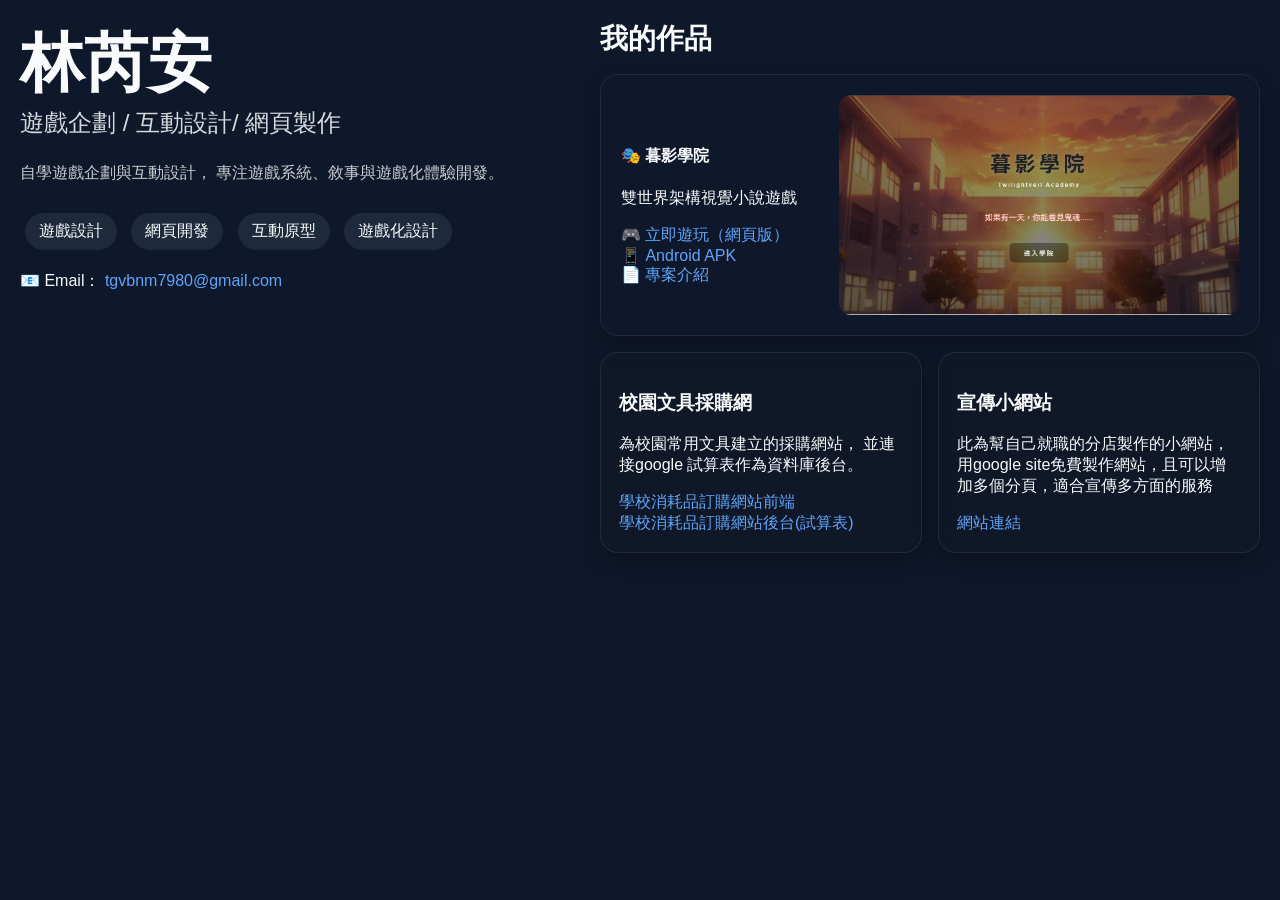
<file: index.html>
<!DOCTYPE html>
<html lang="zh-Hant-TW">
    <head>
        <meta charset="UTF-8" />
        <meta name="viewport" content="width=device-width, initial-scale=1.0" />
        <title>Spin的網站</title>
        <link rel="stylesheet" href="./index.css" />
    </head>
    <body>

    <div class="layout">

    <!-- 左側 -->
    <section class="left">

        <h1>林芮安</h1>

        <h2>遊戲企劃 / 互動設計/ 網頁製作</h2>

        <p class="intro">
        自學遊戲企劃與互動設計，
        專注遊戲系統、敘事與遊戲化體驗開發。
        </p>

        <div class="tags">
            <span>遊戲設計</span>
            <span>網頁開發</span>
            <span>互動原型</span>
            <span>遊戲化設計</span>
        </div>

        <div class="contact">
            <p>
                📧 Email：
                <a href="mailto:tgvbnm7980@gmail.com">
                    tgvbnm7980@gmail.com
                </a>
            </p>
        </div>

        <div class="video-container">
            <iframe
                src="https://www.youtube.com/embed/7vutfbOrKSk"
                title="暮影學院遊戲宣傳影片"
                allowfullscreen>
            </iframe>
        </div>
    </section>

    <!-- 右側 -->
    <section class="right">
        <h3 class="section-title">我的作品</h3>
        <div class="featured-project">

            <div class="featured-content">

                <h4>🎭 暮影學院</h4>

                <p>
                    雙世界架構視覺小說遊戲
                </p>

                <a href="https://rfcxz-0052.github.io/Twilightveil-Academy/" target="_blank" rel="noopener noreferrer">
                    🎮 立即遊玩（網頁版）
                </a><br>

                <a href="https://drive.google.com/file/d/1RyQYQTikAQfRzZrEHS1qkBNmT1TWV3gc/view?usp=sharing" target="_blank" rel="noopener noreferrer">
                    📱 Android APK
                </a><br>

                <a href="/twilight.html" target="_blank" rel="noopener noreferrer">
                    📄 專案介紹
                </a>

            </div>

            <img src="twilight.png" alt="暮影學院">

        </div>
        <div class="project-card">

            <h3>校園文具採購網</h3>

            <p>
                為校園常用文具建立的採購網站，
                並連接google 試算表作為資料庫後台。
            </p>

            <a href="https://rfcxz-0052.github.io/spin/" target="_blank" rel="noopener noreferrer">
                學校消耗品訂購網站前端
            </a><br/>

            <a href="https://docs.google.com/spreadsheets/d/1D_rGNEsvYOeB0liO6SpAZK435p0ICe-RFGixYjX1dDI/edit?gid=0#gid=0" target="_blank" rel="noopener noreferrer">
                學校消耗品訂購網站後台(試算表)
            </a>
        </div>

        <div class="project-card">

            <h3>宣傳小網站</h3>

            <p>
                此為幫自己就職的分店製作的小網站，
                用google site免費製作網站，且可以增加多個分頁，適合宣傳多方面的服務
            </p>

            <a href="https://sites.google.com/liwen.com.tw/nknu-liwen-ua/%E9%A6%96%E9%A0%81" target="_blank" rel="noopener noreferrer">
                網站連結
            </a>
        </div>
    </section>

    </div>

    </body>
</html>
</file>
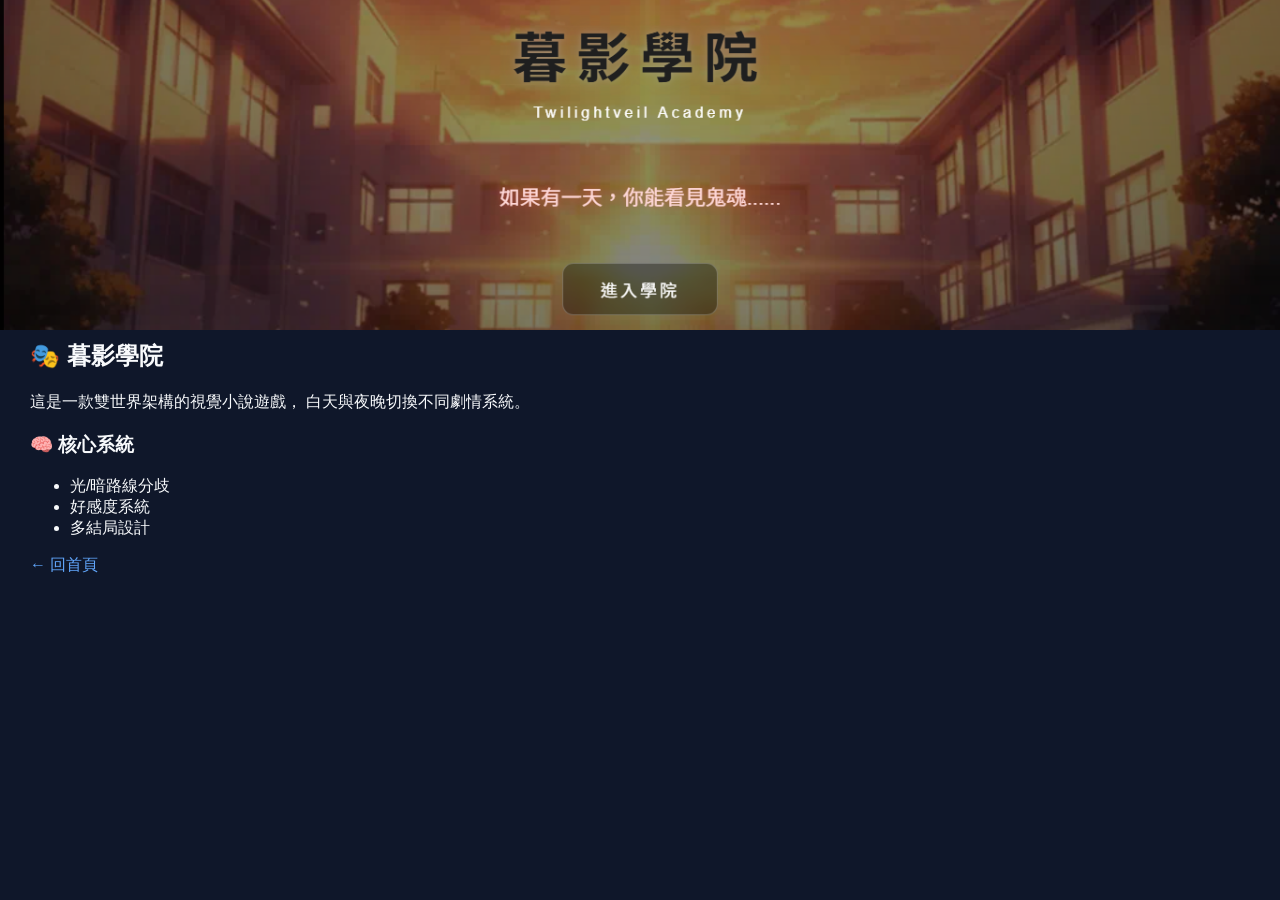
<file: twilight.html>
<!DOCTYPE html>
<html lang="zh-Hant-TW">
<head>
  <meta charset="UTF-8">
  <title>暮影學院</title>
  <link rel="stylesheet" href="/twilight.css">
</head>

<body>
<div class="hero">
    <img src="twilight.png" alt="暮影學院">
</div>

<div class="detail">

  <h2>🎭 暮影學院</h2>

  <p>
    這是一款雙世界架構的視覺小說遊戲，
    白天與夜晚切換不同劇情系統。
  </p>

  <h3>🧠 核心系統</h3>
  <ul>
    <li>光/暗路線分歧</li>
    <li>好感度系統</li>
    <li>多結局設計</li>
  </ul>

  <a href="./index.html">← 回首頁</a>

</div>

</body>
</html>
</file>
<file: index.css>
body {
  margin: 0;
  background: #0f172a;
  color: #f8fafc;
  font-family: Arial, sans-serif;
}

.layout {
  display: flex;
  height: 100vh;
  padding: 0;
  margin: 0;
}

.left {
  flex: 0.9;

  display: flex;
  flex-direction: column;
  justify-content: flex-start;

  padding: 20px;
}

.right {
  flex: 1.1;

  display: grid;
  grid-template-columns: repeat(auto-fit, minmax(280px, 1fr));
  gap: 16px;

  padding: 20px;
  align-content: start;
}

h1 {
  font-size: 64px;
  margin: 0;
}

h2 {
  font-size: 24px;
  font-weight: 400;
  opacity: 0.85;
  margin: 0;
}

.slogan {
  color: #60a5fa;
  font-size: 18px;
  letter-spacing: 2px;
}

.intro {
  max-width: 500px;
  line-height: 1.8;
  opacity: 0.8;
  margin: 20px 0;
}

.tags span {
  display: inline-block;
  background: #1e293b;
  padding: 8px 14px;
  margin: 5px;
  border-radius: 999px;
}

.video-container {
    position: relative;
    width: 85%;
    max-width: 800px;
    margin: 0 auto;
}

.video-container iframe {
    width: 100%;
    aspect-ratio: 16 / 9;
    border: none;
}

.featured-project {
    grid-column: 1 / -1;

    display: flex;
    justify-content: space-between;
    align-items: center;
    gap: 24px;

    padding: 20px;

    border-radius: 18px;

    border: 1px solid rgba(255, 255, 255, 0.08);

    box-shadow: 0 8px 20px rgba(0,0,0,0.25);

    transition: 0.3s ease;
}

.featured-project img {
    width: 400px;
    height: 220px;

    object-fit: cover;
    border-radius: 12px;

    flex-shrink: 0;
}

.featured-content {
    flex: 1;
}

.featured-project:hover {
  transform: translateY(-6px) scale(1.01);

  box-shadow:
    0 15px 35px rgba(0,0,0,0.4),
    0 0 20px rgba(96,165,250,0.3);
}

.project-card {
  background: rgba(17, 24, 39, 0.8);
  backdrop-filter: blur(10px);

  padding: 18px;
  border-radius: 18px;

  border: 1px solid rgba(255, 255, 255, 0.08);

  box-shadow: 0 8px 20px rgba(0,0,0,0.25);

  transition: 0.3s ease;
}

.project-card:hover {
  transform: translateY(-6px) scale(1.01);

  box-shadow:
    0 15px 35px rgba(0,0,0,0.4),
    0 0 0 1px rgba(96,165,250,0.2);
}

a {
  color: #60a5fa;
  text-decoration: none;
  transition: 0.3s;
}

a:hover {
  color: #93c5fd;
  text-decoration: underline;
}

.section-title {
  font-size: 28px;
  font-weight: 700;
  padding: 0;
  margin:0;
}

@media (max-width: 900px) {

  .layout {
    flex-direction: column;
    height: auto;
  }

  .left,
  .right {
    padding: 40px 20px;
  }

  .featured-project {
    flex-direction: column;
  }

  .featured-project img {
      width: 100%;
      height: 200px;
  }
}
</file>
<file: twilight.css>
body {
  margin: 0;
  background: #0f172a;
  color: #f8fafc;
  font-family: Arial, sans-serif;
}

.hero img{
    width:100%;
    max-height:330px;
    object-fit:cover;
    display:block;
    margin-bottom: 10px;
}

.detail{
    margin:-30px 20px;
    padding:10px;
    position:relative;
}

a {
  color: #60a5fa;
  text-decoration: none;
  transition: 0.3s;
}

a:hover {
  color: #93c5fd;
  text-decoration: underline;
}
</file>
